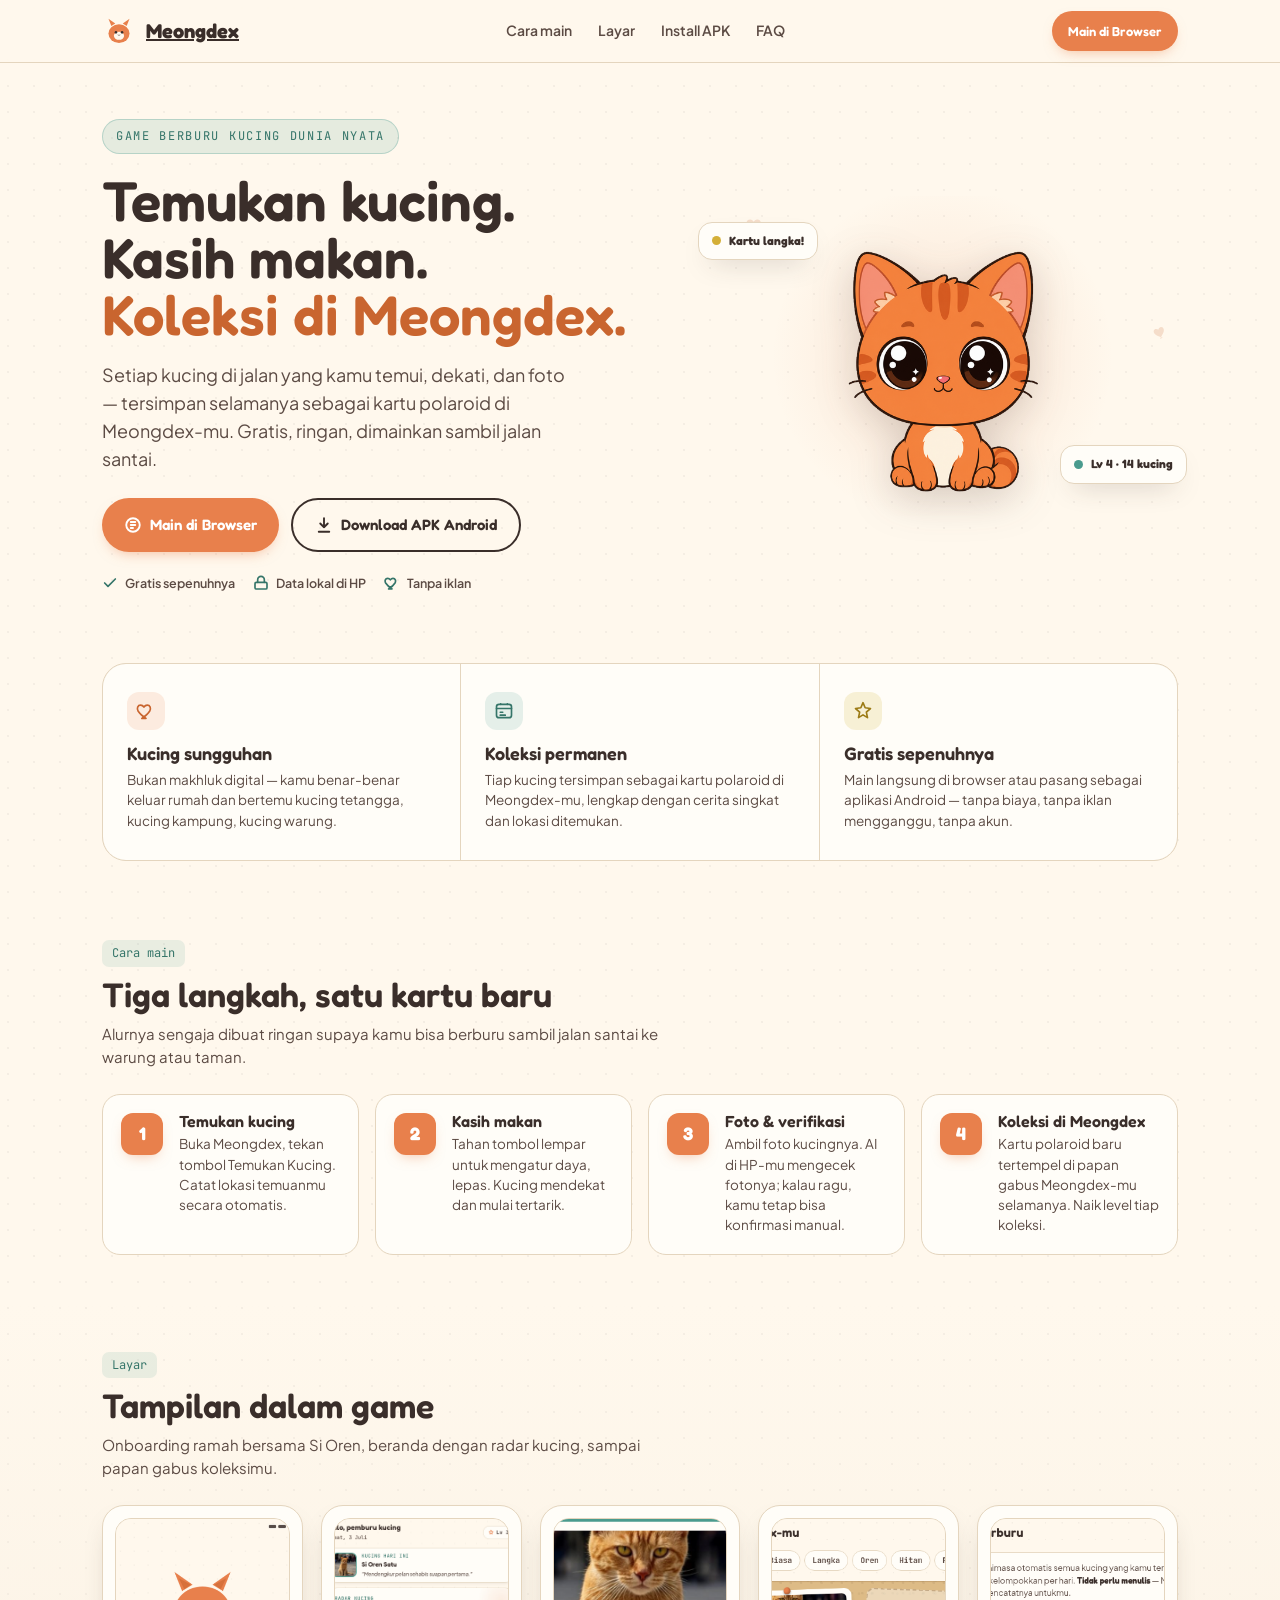
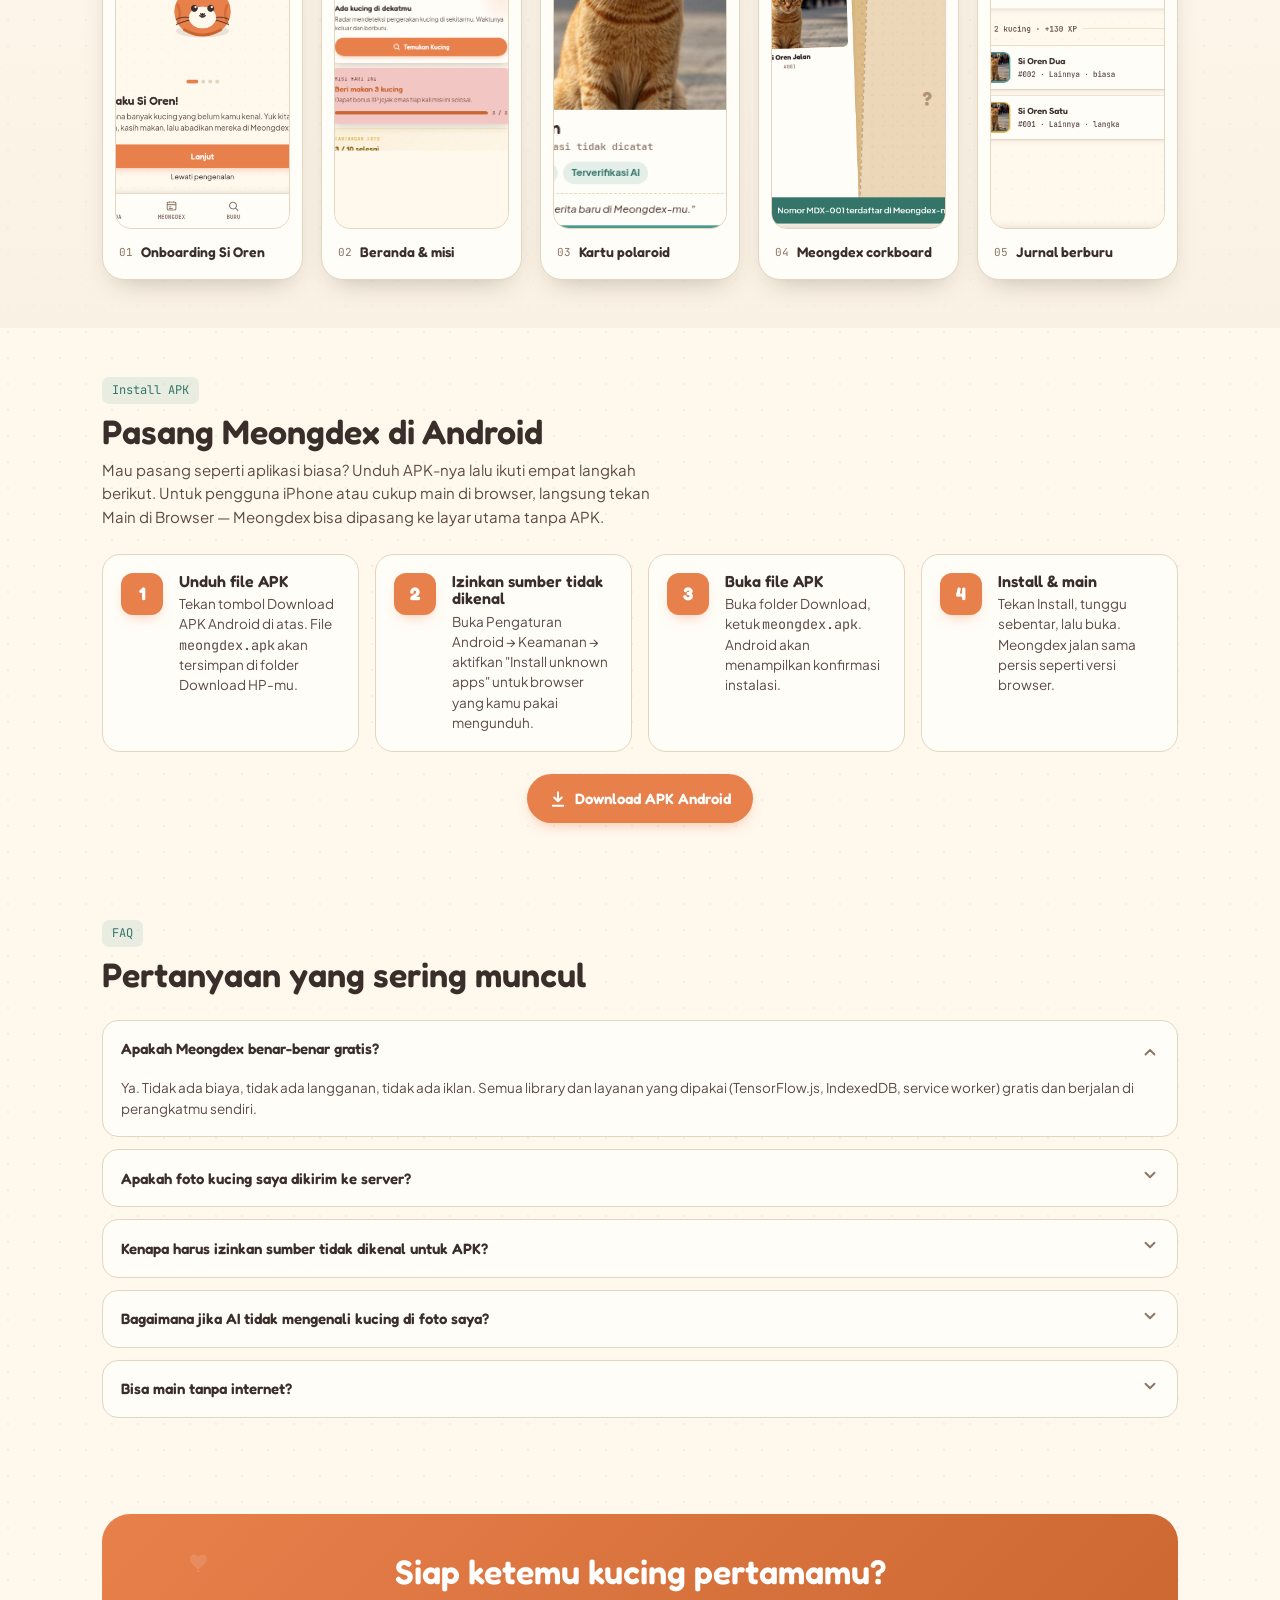
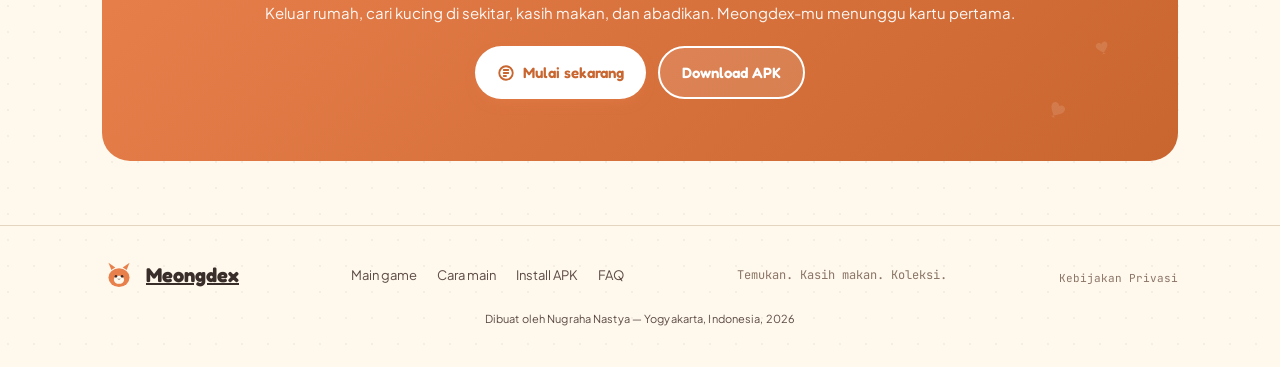
<file: index.html>
<!DOCTYPE html>
<html lang="id">
<head>
<meta charset="UTF-8" />
<meta name="viewport" content="width=device-width, initial-scale=1.0, viewport-fit=cover" />
<meta name="theme-color" content="#FFF8ED" />
<meta name="description" content="Meongdex — game berburu kucing sungguhan di dunia nyata. Temukan, kasih makan, foto, dan koleksi sebagai kartu di Meongdex-mu. Gratis, bisa dipasang sebagai aplikasi Android." />
<meta name="author" content="Nugraha Nastya" />
<title>Meongdex — Temukan. Kasih Makan. Koleksi.</title>

<!-- Open Graph / social preview -->
<meta property="og:type" content="website" />
<meta property="og:site_name" content="Meongdex" />
<meta property="og:title" content="Meongdex — Temukan. Kasih Makan. Koleksi." />
<meta property="og:description" content="Game berburu kucing sungguhan di dunia nyata. Temukan, kasih makan, foto, dan koleksi sebagai kartu di Meongdex-mu. Gratis, bisa dipasang sebagai aplikasi Android." />
<meta property="og:url" content="https://meongdex.github.io/" />
<meta property="og:image" content="https://meongdex.github.io/assets/og-image.png" />
<meta property="og:image:alt" content="Kartu preview Meongdex: maskot Si Oren, judul Meongdex, tagline 'Temukan. Kasih Makan. Koleksi.', dan screenshot layar beranda." />
<meta property="og:image:width" content="1200" />
<meta property="og:image:height" content="630" />
<meta property="og:locale" content="id_ID" />

<!-- Twitter Card -->
<meta name="twitter:card" content="summary_large_image" />
<meta name="twitter:title" content="Meongdex — Temukan. Kasih Makan. Koleksi." />
<meta name="twitter:description" content="Game berburu kucing sungguhan di dunia nyata. Gratis, bisa dipasang sebagai aplikasi Android." />
<meta name="twitter:image" content="https://meongdex.github.io/assets/og-image.png" />
<meta name="twitter:image:alt" content="Kartu preview Meongdex: maskot Si Oren, judul Meongdex, tagline 'Temukan. Kasih Makan. Koleksi.', dan screenshot layar beranda." />
<link rel="icon" type="image/png" href="game/icons/favicon-32.png" />
<link rel="apple-touch-icon" href="game/icons/apple-touch-icon.png" />
<meta name="apple-mobile-web-app-capable" content="yes" />
<meta name="apple-mobile-web-app-title" content="Meongdex" />

<link rel="preconnect" href="https://fonts.googleapis.com" />
<link rel="preconnect" href="https://fonts.gstatic.com" crossorigin />
<link href="https://fonts.googleapis.com/css2?family=Fredoka:wght@500;600;700&family=Plus+Jakarta+Sans:ital,wght@0,400;0,500;0,600;0,700;0,800;1,500&family=JetBrains+Mono:wght@500;700&display=swap" rel="stylesheet" />

<style>
  :root{
    --cream:#FFF8ED; --cream-deep:#F5EBDA; --paper:#FFFDF8;
    --terracotta:#E8804C; --terracotta-deep:#C9652F;
    --teal:#4A9B8E; --teal-deep:#357569;
    --charcoal:#3A2E2A; --gold:#D4AF37; --blush:#F2C6C2; --line:#E4D5BE;
    --text-soft:#5C4B44; --text-mute:#8a7566;
    --shadow:0 12px 28px -14px rgba(58,46,42,0.35);
    --shadow-lg:0 22px 48px -18px rgba(58,46,42,0.42);
  }
  *{box-sizing:border-box;margin:0;padding:0;-webkit-tap-highlight-color:transparent;}
  html{font-size:16px;scroll-behavior:smooth;}
  body{
    font-family:'Plus Jakarta Sans',system-ui,sans-serif;
    color:var(--charcoal);line-height:1.55;
    background:
      radial-gradient(circle at 8px 8px, rgba(58,46,42,0.05) 1.5px, transparent 1.5px) 0 0/26px 26px,
      var(--cream);
    -webkit-font-smoothing:antialiased;
  }
  h1,h2,h3,h4,.display{font-family:'Fredoka',sans-serif;font-weight:600;line-height:1.08;}
  .mono{font-family:'JetBrains Mono',monospace;}
  a{color:inherit;}
  img{max-width:100%;display:block;}

  .wrap{max-width:1120px;margin:0 auto;padding:0 22px;}

  /* ---------- nav ---------- */
  header.nav{
    position:sticky;top:0;z-index:50;
    background:rgba(255,248,237,0.86);backdrop-filter:blur(10px);
    border-bottom:1px solid var(--line);
  }
  .nav-row{display:flex;align-items:center;justify-content:space-between;height:62px;}
  .brand{display:flex;align-items:center;gap:10px;font-family:'Fredoka',sans-serif;font-weight:700;font-size:20px;}
  .brand svg{width:34px;height:34px;}
  .nav-links{display:none;gap:26px;align-items:center;}
  .nav-links a{font-size:14px;font-weight:600;color:var(--text-soft);text-decoration:none;}
  .nav-links a:hover{color:var(--terracotta-deep);}
  .nav-cta{display:flex;gap:8px;align-items:center;}

  .btn{
    display:inline-flex;align-items:center;justify-content:center;gap:8px;
    background:var(--terracotta);color:#fff;border:none;border-radius:999px;
    font-family:'Fredoka',sans-serif;font-weight:600;font-size:15px;
    padding:13px 22px;min-height:48px;text-decoration:none;cursor:pointer;
    box-shadow:0 6px 14px -6px rgba(232,128,76,0.55);transition:transform .12s, background .12s;
  }
  .btn:hover{background:var(--terracotta-deep);}
  .btn:active{transform:translateY(1px);}
  .btn.secondary{background:transparent;color:var(--charcoal);border:2px solid var(--charcoal);box-shadow:none;}
  .btn.secondary:hover{background:var(--paper);}
  .btn.teal{background:var(--teal);box-shadow:0 6px 14px -6px rgba(74,155,142,0.55);}
  .btn.teal:hover{background:var(--teal-deep);}
  .btn.sm{padding:9px 16px;font-size:13px;min-height:40px;}
  .btn .ico{width:18px;height:18px;}

  /* ---------- hero ---------- */
  .hero{
    position:relative;overflow:hidden;
    padding:56px 0 40px;
  }
  .hero-grid{display:grid;grid-template-columns:1fr;gap:36px;align-items:center;}
  .eyebrow{
    display:inline-flex;align-items:center;gap:8px;
    font-family:'JetBrains Mono',monospace;font-size:12px;letter-spacing:.14em;
    text-transform:uppercase;color:var(--teal-deep);
    background:rgba(74,155,142,.14);border:1px solid rgba(74,155,142,.3);
    padding:7px 13px;border-radius:999px;margin-bottom:18px;
  }
  .hero h1{font-size:clamp(36px,7vw,56px);line-height:1.02;margin-bottom:18px;}
  .hero h1 .accent{color:var(--terracotta-deep);}
  .hero p.lead{font-size:clamp(15px,2.2vw,18px);color:var(--text-soft);max-width:480px;margin-bottom:26px;}
  .cta-row{display:flex;gap:12px;flex-wrap:wrap;margin-bottom:22px;}
  .hero-trust{display:flex;gap:18px;flex-wrap:wrap;align-items:center;}
  .hero-trust .item{display:flex;align-items:center;gap:7px;font-size:12.5px;color:var(--text-soft);font-weight:600;}
  .hero-trust .item svg{width:16px;height:16px;color:var(--teal-deep);}

  .hero-visual{position:relative;display:flex;align-items:center;justify-content:center;min-height:320px;}
  .hero-visual .paw-ring{
    position:absolute;inset:0;border-radius:999px;
    background:radial-gradient(circle, rgba(232,128,76,.16), transparent 60%);
  }
  .hero-visual .paws{position:absolute;inset:0;overflow:hidden;}
  .hero-visual .paws svg{position:absolute;opacity:.18;color:var(--terracotta-deep);}
  .hero-visual .mascot-big{width:min(300px,70vw);position:relative;z-index:2;animation:floaty 3.4s ease-in-out infinite;user-select:none;-webkit-user-drag:none;filter:drop-shadow(0 10px 20px rgba(58,46,42,0.2));}
  @keyframes floaty{0%,100%{transform:translateY(0);}50%{transform:translateY(-10px);}}
  .hero-visual .badge-float{
    position:absolute;z-index:3;background:var(--paper);border:1px solid var(--line);
    border-radius:14px;padding:9px 13px;box-shadow:var(--shadow);display:flex;align-items:center;gap:8px;
    font-size:12px;font-weight:700;font-family:'Fredoka',sans-serif;
  }
  .hero-visual .badge-float.b1{top:8%;left:-2%;animation:floaty 3s ease-in-out infinite .3s;}
  .hero-visual .badge-float.b2{bottom:10%;right:-2%;animation:floaty 3.4s ease-in-out infinite .8s;}
  .hero-visual .badge-float .dot{width:9px;height:9px;border-radius:999px;}

  /* ---------- feature strip ---------- */
  .features{padding:30px 0;}
  .feature-grid{display:grid;grid-template-columns:1fr;gap:1px;background:var(--line);border:1px solid var(--line);border-radius:24px;overflow:hidden;}
  .feature{background:var(--paper);padding:28px 24px;}
  .feature .fico{width:38px;height:38px;border-radius:12px;display:grid;place-items:center;margin-bottom:14px;}
  .feature .fico.t{background:rgba(232,128,76,.14);color:var(--terracotta-deep);}
  .feature .fico.te{background:rgba(74,155,142,.14);color:var(--teal-deep);}
  .feature .fico.g{background:rgba(212,175,55,.18);color:#9c7b16;}
  .feature .fico svg{width:20px;height:20px;}
  .feature h3{font-size:18px;margin-bottom:6px;}
  .feature p{font-size:13.5px;color:var(--text-soft);line-height:1.55;}

  /* ---------- section title ---------- */
  .section{padding:48px 0;}
  .section-head{margin-bottom:26px;}
  .section-head .tag{font-family:'JetBrains Mono',monospace;font-size:12px;color:var(--teal-deep);background:rgba(74,155,142,.12);padding:4px 10px;border-radius:7px;display:inline-block;margin-bottom:10px;}
  .section-head h2{font-size:clamp(26px,4vw,34px);}
  .section-head p{font-size:15px;color:var(--text-soft);max-width:560px;margin-top:8px;}

  /* ---------- screenshots ---------- */
  .shots{display:grid;grid-template-columns:1fr;gap:18px;}
  .shot{
    background:var(--paper);border:1px solid var(--line);border-radius:22px;padding:12px;
    box-shadow:var(--shadow);position:relative;overflow:hidden;
  }
  .shot .frame{
    border-radius:16px;overflow:hidden;background:var(--cream-deep);aspect-ratio:9/16;
    border:1px solid var(--line);
  }
  .shot .frame img{width:100%;height:100%;object-fit:cover;object-position:top;cursor:pointer;transition:transform .2s ease;}
  .shot .frame img:active{transform:scale(.97);}
  /* K2 addendum: lightbox sederhana untuk screenshot */
  .lightbox{
    position:fixed;inset:0;z-index:400;display:none;
    align-items:center;justify-content:center;
    background:rgba(58,46,42,.92);backdrop-filter:blur(6px);
    padding:20px;cursor:pointer;
  }
  .lightbox.active{display:flex;animation:fadeIn .25s ease;}
  .lightbox img{max-width:90vw;max-height:85vh;border-radius:14px;box-shadow:0 20px 50px -10px rgba(0,0,0,.6);}
  .lightbox-close{
    position:absolute;top:20px;right:20px;width:44px;height:44px;
    background:rgba(255,255,255,.15);border:none;border-radius:999px;
    color:#fff;cursor:pointer;display:grid;place-items:center;
  }
  .lightbox-close svg{width:22px;height:22px;}
  .shot .cap{display:flex;align-items:center;gap:8px;padding:12px 4px 4px;}
  .shot .cap .n{font-family:'JetBrains Mono',monospace;font-size:11px;color:var(--text-mute);}
  .shot .cap .t{font-family:'Fredoka',sans-serif;font-weight:600;font-size:14px;}

  /* ---------- steps ---------- */
  .steps{display:grid;grid-template-columns:1fr;gap:16px;}
  .step{
    display:flex;gap:16px;background:var(--paper);border:1px solid var(--line);border-radius:18px;padding:18px;
  }
  .step .num{
    flex-shrink:0;width:42px;height:42px;border-radius:12px;background:var(--terracotta);color:#fff;
    display:grid;place-items:center;font-family:'Fredoka',sans-serif;font-weight:700;font-size:18px;box-shadow:0 6px 14px -6px rgba(232,128,76,.5);
  }
  .step h4{font-size:16px;margin-bottom:4px;}
  .step p{font-size:13.5px;color:var(--text-soft);line-height:1.5;}

  /* ---------- FAQ ---------- */
  .faq{display:flex;flex-direction:column;gap:12px;}
  .faq-item{background:var(--paper);border:1px solid var(--line);border-radius:16px;overflow:hidden;}
  .faq-item summary{
    list-style:none;cursor:pointer;padding:16px 18px;display:flex;align-items:center;justify-content:space-between;gap:12px;
    font-family:'Fredoka',sans-serif;font-weight:600;font-size:15px;
  }
  .faq-item summary::-webkit-details-marker{display:none;}
  .faq-item summary .chev{transition:transform .2s ease;color:var(--text-mute);flex-shrink:0;}
  .faq-item[open] summary .chev{transform:rotate(180deg);}
  .faq-item .ans{padding:0 18px 16px;font-size:13.5px;color:var(--text-soft);line-height:1.6;}

  /* ---------- final cta ---------- */
  .final{padding:48px 0 64px;}
  .final-card{
    background:linear-gradient(135deg,var(--terracotta) 0%,var(--terracotta-deep) 100%);
    border-radius:28px;padding:40px 28px;text-align:center;color:#fff;position:relative;overflow:hidden;
  }
  .final-card .paws{position:absolute;inset:0;opacity:.12;}
  .final-card .paws svg{position:absolute;color:#fff;}
  .final-card h2{font-size:clamp(26px,4vw,34px);margin-bottom:10px;position:relative;}
  .final-card p{font-size:15px;opacity:.95;margin-bottom:22px;position:relative;}
  .final-card .cta-row{justify-content:center;position:relative;}
  .final-card .btn.secondary{color:#fff;border-color:#fff;background:rgba(255,255,255,.12);}
  .final-card .btn.secondary:hover{background:rgba(255,255,255,.22);}

  footer{border-top:1px solid var(--line);padding:32px 0 40px;}
  .foot-row{display:flex;flex-direction:column;gap:18px;align-items:center;text-align:center;}
  .foot-row .brand{justify-content:center;}
  .foot-row .links{display:flex;gap:20px;flex-wrap:wrap;justify-content:center;}
  .foot-row .links a{font-size:13px;color:var(--text-soft);text-decoration:none;}
  .foot-row .links a:hover{color:var(--terracotta-deep);}
  .foot-row .copy{font-size:12px;color:var(--text-mute);font-family:'JetBrains Mono',monospace;}
  .footer-links{display:flex;gap:14px;flex-wrap:wrap;justify-content:center;margin-top:6px;}
  .footer-links a{font-size:11px;color:var(--text-mute);text-decoration:none;font-family:'JetBrains Mono',monospace;}
  .footer-links a:hover{color:var(--terracotta-deep);text-decoration:underline;}
  .dev-credit{font-family:'Plus Jakarta Sans',system-ui,sans-serif;font-size:11px;color:var(--text-soft);text-align:center;margin-top:18px;letter-spacing:.01em;}

  /* ---------- responsive ---------- */
  @media (min-width:680px){
    .hero-grid{grid-template-columns:1.1fr 0.9fr;gap:30px;}
    .feature-grid{grid-template-columns:repeat(3,1fr);}
    .shots{grid-template-columns:repeat(2,1fr);}
    .steps{grid-template-columns:repeat(2,1fr);}
    .nav-links{display:flex;}
  }
  @media (min-width:920px){
    .shots{grid-template-columns:repeat(5,1fr);}
    .steps{grid-template-columns:repeat(4,1fr);}
    .foot-row{flex-direction:row;justify-content:space-between;text-align:left;}
    .foot-row .brand{justify-content:flex-start;}
    .foot-row .links{justify-content:flex-end;}
  }
  @media (prefers-reduced-motion:reduce){*{animation:none !important;}}
</style>
</head>
<body>

<!-- ===== NAV ===== -->
<header class="nav">
  <div class="wrap nav-row">
    <a class="brand" href="#top" aria-label="Meongdex beranda">
      <svg viewBox="0 0 200 200" xmlns="http://www.w3.org/2000/svg" aria-hidden="true">
        <path d="M55 70 L38 28 L78 56 Z" fill="#E8804C"/>
        <path d="M145 70 L162 28 L122 56 Z" fill="#E8804C"/>
        <ellipse cx="100" cy="115" rx="62" ry="55" fill="#E8804C"/>
        <ellipse cx="100" cy="128" rx="30" ry="24" fill="#FFF8ED"/>
        <circle cx="82" cy="108" r="7.5" fill="#3A2E2A"/>
        <circle cx="118" cy="108" r="7.5" fill="#3A2E2A"/>
        <path d="M94 124 q6 6 12 0" stroke="#3A2E2A" stroke-width="3" fill="none" stroke-linecap="round"/>
      </svg>
      Meongdex
    </a>
    <nav class="nav-links">
      <a href="#cara">Cara main</a>
      <a href="#layar">Layar</a>
      <a href="#install">Install APK</a>
      <a href="#faq">FAQ</a>
    </nav>
    <div class="nav-cta">
      <a class="btn sm" href="game/index.html">Main di Browser</a>
    </div>
  </div>
</header>

<!-- ===== HERO ===== -->
<section class="hero" id="top">
  <div class="wrap hero-grid">
    <div>
      <span class="eyebrow">Game berburu kucing dunia nyata</span>
      <h1>Temukan kucing.<br>Kasih makan.<br><span class="accent">Koleksi di Meongdex.</span></h1>
      <p class="lead">Setiap kucing di jalan yang kamu temui, dekati, dan foto — tersimpan selamanya sebagai kartu polaroid di Meongdex-mu. Gratis, ringan, dimainkan sambil jalan santai.</p>
      <div class="cta-row">
        <a class="btn" href="game/index.html">
          <svg class="ico" viewBox="0 0 24 24" fill="none" stroke="#fff" stroke-width="2.5" stroke-linecap="round" stroke-linejoin="round"><circle cx="12" cy="12" r="9"/><path d="M9 8h6M9 12h6M9 16h3"/></svg>
          Main di Browser
        </a>
        <a class="btn secondary" href="downloads/install-apk.html">
          <svg class="ico" viewBox="0 0 24 24" fill="none" stroke="#3A2E2A" stroke-width="2.5" stroke-linecap="round" stroke-linejoin="round"><path d="M12 3v12M7 10l5 5 5-5M5 21h14"/></svg>
          Download APK Android
        </a>
      </div>
      <div class="hero-trust">
        <span class="item"><svg viewBox="0 0 24 24" fill="none" stroke="currentColor" stroke-width="2.5" stroke-linecap="round" stroke-linejoin="round"><path d="M20 6L9 17l-5-5"/></svg> Gratis sepenuhnya</span>
        <span class="item"><svg viewBox="0 0 24 24" fill="none" stroke="currentColor" stroke-width="2.5" stroke-linecap="round" stroke-linejoin="round"><rect x="3" y="11" width="18" height="10" rx="2"/><path d="M7 11V7a5 5 0 0 1 10 0v4"/></svg> Data lokal di HP</span>
        <span class="item"><svg viewBox="0 0 24 24" fill="none" stroke="currentColor" stroke-width="2.5" stroke-linecap="round" stroke-linejoin="round"><path d="M12 21s-7-4.9-9.5-9C.7 8.8 2 5 5.5 5c2 0 3.3 1.3 4 2.3.7-1 2-2.3 4-2.3 3.5 0 4.8 3.8 3 7-2.5 4.1-9.5 9-9.5 9z"/></svg> Tanpa iklan</span>
      </div>
    </div>
    <div class="hero-visual">
      <div class="paw-ring" data-parallax="0.15"></div>
      <div class="paws" aria-hidden="true">
        <svg style="top:6%;left:8%;width:22px;" viewBox="0 0 24 24" fill="currentColor"><path d="M12 21s-7-4.9-9.5-9C.7 8.8 2 5 5.5 5c2 0 3.3 1.3 4 2.3.7-1 2-2.3 4-2.3 3.5 0 4.8 3.8 3 7-2.5 4.1-9.5 9-9.5 9z"/></svg>
        <svg style="bottom:12%;right:10%;width:18px;transform:rotate(40deg);" viewBox="0 0 24 24" fill="currentColor"><path d="M12 21s-7-4.9-9.5-9C.7 8.8 2 5 5.5 5c2 0 3.3 1.3 4 2.3.7-1 2-2.3 4-2.3 3.5 0 4.8 3.8 3 7-2.5 4.1-9.5 9-9.5 9z"/></svg>
        <svg style="top:40%;right:2%;width:16px;transform:rotate(-20deg);" viewBox="0 0 24 24" fill="currentColor"><path d="M12 21s-7-4.9-9.5-9C.7 8.8 2 5 5.5 5c2 0 3.3 1.3 4 2.3.7-1 2-2.3 4-2.3 3.5 0 4.8 3.8 3 7-2.5 4.1-9.5 9-9.5 9z"/></svg>
      </div>
      <div class="badge-float b1" data-parallax="0.4"><span class="dot" style="background:var(--gold);"></span> Kartu langka!</div>
      <div class="badge-float b2" data-parallax="0.5"><span class="dot" style="background:var(--teal);"></span> Lv 4 · 14 kucing</div>
      <img class="mascot-big" data-parallax="0.25" id="landing-mascot" src="game/assets/mascot/frames/si-oren-idle.png" alt="Maskot Si Oren" />
    </div>
  </div>
</section>

<!-- ===== FEATURES ===== -->
<section class="features">
  <div class="wrap">
    <div class="feature-grid">
      <div class="feature">
        <div class="fico t"><svg viewBox="0 0 24 24" fill="none" stroke="currentColor" stroke-width="2" stroke-linecap="round" stroke-linejoin="round"><path d="M12 21s-7-4.9-9.5-9C.7 8.8 2 5 5.5 5c2 0 3.3 1.3 4 2.3.7-1 2-2.3 4-2.3 3.5 0 4.8 3.8 3 7-2.5 4.1-9.5 9-9.5 9z"/></svg></div>
        <h3>Kucing sungguhan</h3>
        <p>Bukan makhluk digital — kamu benar-benar keluar rumah dan bertemu kucing tetangga, kucing kampung, kucing warung.</p>
      </div>
      <div class="feature">
        <div class="fico te"><svg viewBox="0 0 24 24" fill="none" stroke="currentColor" stroke-width="2" stroke-linecap="round" stroke-linejoin="round"><rect x="3" y="4" width="18" height="16" rx="3"/><path d="M3 9h18M8 4v-.5M16 4v-.5"/><path d="M7.5 13.5h3M7.5 17h6"/></svg></div>
        <h3>Koleksi permanen</h3>
        <p>Tiap kucing tersimpan sebagai kartu polaroid di Meongdex-mu, lengkap dengan cerita singkat dan lokasi ditemukan.</p>
      </div>
      <div class="feature">
        <div class="fico g"><svg viewBox="0 0 24 24" fill="none" stroke="currentColor" stroke-width="2" stroke-linecap="round" stroke-linejoin="round"><path d="M12 2l2.6 6.1L21 9l-5 4.4L17.4 20 12 16.6 6.6 20 8 13.4 3 9l6.4-.9L12 2z"/></svg></div>
        <h3>Gratis sepenuhnya</h3>
        <p>Main langsung di browser atau pasang sebagai aplikasi Android — tanpa biaya, tanpa iklan mengganggu, tanpa akun.</p>
      </div>
    </div>
  </div>
</section>

<!-- ===== CARA MAIN ===== -->
<section class="section" id="cara">
  <div class="wrap">
    <div class="section-head">
      <span class="tag">Cara main</span>
      <h2>Tiga langkah, satu kartu baru</h2>
      <p>Alurnya sengaja dibuat ringan supaya kamu bisa berburu sambil jalan santai ke warung atau taman.</p>
    </div>
    <div class="steps">
      <div class="step">
        <div class="num">1</div>
        <div><h4>Temukan kucing</h4><p>Buka Meongdex, tekan tombol Temukan Kucing. Catat lokasi temuanmu secara otomatis.</p></div>
      </div>
      <div class="step">
        <div class="num">2</div>
        <div><h4>Kasih makan</h4><p>Tahan tombol lempar untuk mengatur daya, lepas. Kucing mendekat dan mulai tertarik.</p></div>
      </div>
      <div class="step">
        <div class="num">3</div>
        <div><h4>Foto &amp; verifikasi</h4><p>Ambil foto kucingnya. AI di HP-mu mengecek fotonya; kalau ragu, kamu tetap bisa konfirmasi manual.</p></div>
      </div>
      <div class="step">
        <div class="num">4</div>
        <div><h4>Koleksi di Meongdex</h4><p>Kartu polaroid baru tertempel di papan gabus Meongdex-mu selamanya. Naik level tiap koleksi.</p></div>
      </div>
    </div>
  </div>
</section>

<!-- ===== LAYAR / SCREENSHOTS ===== -->
<section class="section" id="layar" style="background:linear-gradient(180deg,transparent,rgba(245,235,218,0.5));">
  <div class="wrap">
    <div class="section-head">
      <span class="tag">Layar</span>
      <h2>Tampilan dalam game</h2>
      <p>Onboarding ramah bersama Si Oren, beranda dengan radar kucing, sampai papan gabus koleksimu.</p>
    </div>
    <div class="shots">
      <div class="shot">
        <div class="frame"><img src="assets/screenshots/game-onboard.png" alt="Layar onboarding Meongdex bersama maskot Si Oren" loading="lazy" /></div>
        <div class="cap"><span class="n">01</span><span class="t">Onboarding Si Oren</span></div>
      </div>
      <div class="shot">
        <div class="frame"><img src="assets/screenshots/game-home.png" alt="Layar beranda Meongdex dengan radar kucing dan misi harian" loading="lazy" /></div>
        <div class="cap"><span class="n">02</span><span class="t">Beranda &amp; misi</span></div>
      </div>
      <div class="shot">
        <div class="frame"><img src="assets/screenshots/game-card.png" alt="Kartu kucing polaroid di Meongdex dengan border kelangkaan" loading="lazy" /></div>
        <div class="cap"><span class="n">03</span><span class="t">Kartu polaroid</span></div>
      </div>
      <div class="shot">
        <div class="frame"><img src="assets/screenshots/game-dex.png" alt="Papan gabus koleksi Meongdex dengan kartu kucing tertempel" loading="lazy" /></div>
        <div class="cap"><span class="n">04</span><span class="t">Meongdex corkboard</span></div>
      </div>
      <div class="shot">
        <div class="frame"><img src="assets/screenshots/game-journal.png" alt="Jurnal Berburu Meongdex dengan linimasa harian temuan kucing" loading="lazy" /></div>
        <div class="cap"><span class="n">05</span><span class="t">Jurnal berburu</span></div>
      </div>
    </div>
  </div>
</section>

<!-- ===== INSTALL APK ===== -->
<section class="section" id="install">
  <div class="wrap">
    <div class="section-head">
      <span class="tag">Install APK</span>
      <h2>Pasang Meongdex di Android</h2>
      <p>Mau pasang seperti aplikasi biasa? Unduh APK-nya lalu ikuti empat langkah berikut. Untuk pengguna iPhone atau cukup main di browser, langsung tekan Main di Browser — Meongdex bisa dipasang ke layar utama tanpa APK.</p>
    </div>
    <div class="steps">
      <div class="step">
        <div class="num">1</div>
        <div><h4>Unduh file APK</h4><p>Tekan tombol Download APK Android di atas. File <span class="mono">meongdex.apk</span> akan tersimpan di folder Download HP-mu.</p></div>
      </div>
      <div class="step">
        <div class="num">2</div>
        <div><h4>Izinkan sumber tidak dikenal</h4><p>Buka Pengaturan Android &rarr; Keamanan &rarr; aktifkan "Install unknown apps" untuk browser yang kamu pakai mengunduh.</p></div>
      </div>
      <div class="step">
        <div class="num">3</div>
        <div><h4>Buka file APK</h4><p>Buka folder Download, ketuk <span class="mono">meongdex.apk</span>. Android akan menampilkan konfirmasi instalasi.</p></div>
      </div>
      <div class="step">
        <div class="num">4</div>
        <div><h4>Install &amp; main</h4><p>Tekan Install, tunggu sebentar, lalu buka. Meongdex jalan sama persis seperti versi browser.</p></div>
      </div>
    </div>
    <div style="margin-top:22px;text-align:center;">
      <a class="btn" href="downloads/install-apk.html">
        <svg class="ico" viewBox="0 0 24 24" fill="none" stroke="#fff" stroke-width="2.5" stroke-linecap="round" stroke-linejoin="round"><path d="M12 3v12M7 10l5 5 5-5M5 21h14"/></svg>
        Download APK Android
      </a>
    </div>
  </div>
</section>

<!-- ===== FAQ ===== -->
<section class="section" id="faq">
  <div class="wrap">
    <div class="section-head">
      <span class="tag">FAQ</span>
      <h2>Pertanyaan yang sering muncul</h2>
    </div>
    <div class="faq">
      <details class="faq-item" open>
        <summary>Apakah Meongdex benar-benar gratis?<span class="chev"><svg width="18" height="18" viewBox="0 0 24 24" fill="none" stroke="currentColor" stroke-width="2.5" stroke-linecap="round" stroke-linejoin="round"><path d="M6 9l6 6 6-6"/></svg></span></summary>
        <div class="ans">Ya. Tidak ada biaya, tidak ada langganan, tidak ada iklan. Semua library dan layanan yang dipakai (TensorFlow.js, IndexedDB, service worker) gratis dan berjalan di perangkatmu sendiri.</div>
      </details>
      <details class="faq-item">
        <summary>Apakah foto kucing saya dikirim ke server?<span class="chev"><svg width="18" height="18" viewBox="0 0 24 24" fill="none" stroke="currentColor" stroke-width="2.5" stroke-linecap="round" stroke-linejoin="round"><path d="M6 9l6 6 6-6"/></svg></span></summary>
        <div class="ans">Tidak. Foto dan lokasi hanya disimpan lokal di perangkatmu (IndexedDB). Verifikasi AI juga dijalankan di browsermu, bukan di cloud. Tidak ada data yang diunggah ke mana pun.</div>
      </details>
      <details class="faq-item">
        <summary>Kenapa harus izinkan sumber tidak dikenal untuk APK?<span class="chev"><svg width="18" height="18" viewBox="0 0 24 24" fill="none" stroke="currentColor" stroke-width="2.5" stroke-linecap="round" stroke-linejoin="round"><path d="M6 9l6 6 6-6"/></svg></span></summary>
        <div class="ans">Karena APK Meongdex tidak didistribusikan lewat Play Store. Android meminta izin ini sebagai pengaman agar kamu sadar sedang memasang aplikasi dari luar Play Store. Setelah terpasang, kamu bisa mematikan kembali izin tersebut.</div>
      </details>
      <details class="faq-item">
        <summary>Bagaimana jika AI tidak mengenali kucing di foto saya?<span class="chev"><svg width="18" height="18" viewBox="0 0 24 24" fill="none" stroke="currentColor" stroke-width="2.5" stroke-linecap="round" stroke-linejoin="round"><path d="M6 9l6 6 6-6"/></svg></span></summary>
        <div class="ans">Tidak masalah. Meongdex tidak memblokir kamu. Kalau AI belum yakin, muncul tombol "Ya, ini kucing" untuk konfirmasi manual. Kamu tetap bisa menyimpan kartunya.</div>
      </details>
      <details class="faq-item">
        <summary>Bisa main tanpa internet?<span class="chev"><svg width="18" height="18" viewBox="0 0 24 24" fill="none" stroke="currentColor" stroke-width="2.5" stroke-linecap="round" stroke-linejoin="round"><path d="M6 9l6 6 6-6"/></svg></span></summary>
        <div class="ans">Setelah kunjungan pertama, shell aplikasi dan Meongdex-mu tetap bisa dibuka tanpa internet berkat service worker. Deteksi AI butuh internet sekali di awal untuk mengunduh model, lalu tersimpan untuk pemakaian berikutnya.</div>
      </details>
    </div>
  </div>
</section>

<!-- ===== FINAL CTA ===== -->
<section class="final">
  <div class="wrap">
    <div class="final-card">
      <div class="paws" aria-hidden="true">
        <svg style="top:14%;left:8%;width:26px;" viewBox="0 0 24 24" fill="currentColor"><path d="M12 21s-7-4.9-9.5-9C.7 8.8 2 5 5.5 5c2 0 3.3 1.3 4 2.3.7-1 2-2.3 4-2.3 3.5 0 4.8 3.8 3 7-2.5 4.1-9.5 9-9.5 9z"/></svg>
        <svg style="bottom:16%;right:10%;width:22px;transform:rotate(30deg);" viewBox="0 0 24 24" fill="currentColor"><path d="M12 21s-7-4.9-9.5-9C.7 8.8 2 5 5.5 5c2 0 3.3 1.3 4 2.3.7-1 2-2.3 4-2.3 3.5 0 4.8 3.8 3 7-2.5 4.1-9.5 9-9.5 9z"/></svg>
        <svg style="top:50%;right:6%;width:18px;transform:rotate(-15deg);" viewBox="0 0 24 24" fill="currentColor"><path d="M12 21s-7-4.9-9.5-9C.7 8.8 2 5 5.5 5c2 0 3.3 1.3 4 2.3.7-1 2-2.3 4-2.3 3.5 0 4.8 3.8 3 7-2.5 4.1-9.5 9-9.5 9z"/></svg>
      </div>
      <h2>Siap ketemu kucing pertamamu?</h2>
      <p>Keluar rumah, cari kucing di sekitar, kasih makan, dan abadikan. Meongdex-mu menunggu kartu pertama.</p>
      <div class="cta-row">
        <a class="btn" href="game/index.html" style="background:#fff;color:var(--terracotta-deep);">
          <svg class="ico" viewBox="0 0 24 24" fill="none" stroke="currentColor" stroke-width="2.5" stroke-linecap="round" stroke-linejoin="round"><circle cx="12" cy="12" r="9"/><path d="M9 8h6M9 12h6M9 16h3"/></svg>
          Mulai sekarang
        </a>
        <a class="btn secondary" href="downloads/install-apk.html">Download APK</a>
      </div>
    </div>
  </div>
</section>

<!-- ===== FOOTER ===== -->
<footer>
  <div class="wrap foot-row">
    <a class="brand" href="#top">
      <svg viewBox="0 0 200 200" xmlns="http://www.w3.org/2000/svg" aria-hidden="true">
        <path d="M55 70 L38 28 L78 56 Z" fill="#E8804C"/>
        <path d="M145 70 L162 28 L122 56 Z" fill="#E8804C"/>
        <ellipse cx="100" cy="115" rx="62" ry="55" fill="#E8804C"/>
        <ellipse cx="100" cy="128" rx="30" ry="24" fill="#FFF8ED"/>
        <circle cx="82" cy="108" r="7.5" fill="#3A2E2A"/>
        <circle cx="118" cy="108" r="7.5" fill="#3A2E2A"/>
        <path d="M94 124 q6 6 12 0" stroke="#3A2E2A" stroke-width="3" fill="none" stroke-linecap="round"/>
      </svg>
      Meongdex
    </a>
    <div class="links">
      <a href="game/index.html">Main game</a>
      <a href="#cara">Cara main</a>
      <a href="#install">Install APK</a>
      <a href="#faq">FAQ</a>
    </div>
    <div class="copy">Temukan. Kasih makan. Koleksi.</div>
    <div class="footer-links">
      <a href="privacy.html">Kebijakan Privasi</a>
    </div>
  </div>
  <div class="dev-credit">Dibuat oleh Nugraha Nastya &mdash; Yogyakarta, Indonesia, 2026</div>
</footer>

<!-- K2 addendum: lightbox container untuk screenshot -->
<div class="lightbox" id="lightbox" aria-hidden="true">
  <button class="lightbox-close" aria-label="Tutup">
    <svg viewBox="0 0 24 24" fill="none" stroke="currentColor" stroke-width="2.5" stroke-linecap="round" stroke-linejoin="round"><path d="M18 6L6 18M6 6l12 12"/></svg>
  </button>
  <img id="lightbox-img" alt="" />
</div>

<script>
  // K1 addendum: Parallax ringan di hero landing page. Setiap elemen dengan
  // data-parallax="0.X" bergerak translateY proporsional ke scroll * koefisien.
  // paw-ring paling lambat (0.15), mascot medium (0.25), badge paling cepat
  // (0.4-0.5) — supaya hero terasa berlapis/"3D" di titik pertama calon pemain
  // menyentuh brand. Hormati prefers-reduced-motion (matikan parallax).
  (function(){
    var prefersReduced = window.matchMedia && window.matchMedia('(prefers-reduced-motion: reduce)').matches;
    if(prefersReduced) return;
    var els = document.querySelectorAll('[data-parallax]');
    if(els.length === 0) return;
    var ticking = false;
    function update(){
      var y = window.scrollY;
      els.forEach(function(el){
        var coef = parseFloat(el.getAttribute('data-parallax')) || 0;
        el.style.transform = 'translateY(' + (y * coef * -1) + 'px)';
      });
      ticking = false;
    }
    window.addEventListener('scroll', function(){
      if(!ticking){
        window.requestAnimationFrame(update);
        ticking = true;
      }
    }, { passive: true });
    update();
  })();

  // K2 addendum: lightbox untuk screenshot strip. Click gambar = buka
  // overlay full-screen dengan gambar besar + tombol close. Tap di mana
  // saja di luar gambar = tutup.
  (function(){
    var lb = document.getElementById('lightbox');
    var lbImg = document.getElementById('lightbox-img');
    if(!lb || !lbImg) return;
    document.querySelectorAll('.shot .frame img').forEach(function(img){
      img.addEventListener('click', function(){
        lbImg.src = img.src;
        lbImg.alt = img.alt;
        lb.classList.add('active');
        lb.setAttribute('aria-hidden','false');
      });
    });
    function close(){
      lb.classList.remove('active');
      lb.setAttribute('aria-hidden','true');
    }
    lb.addEventListener('click', close);
    document.addEventListener('keydown', function(e){
      if(e.key === 'Escape' && lb.classList.contains('active')) close();
    });
  })();

  // Landing mascot idle animator -- frame swap sederhana (idle/blink/curious/tailwag)
  (function(){
    var mascot = document.getElementById('landing-mascot');
    if(!mascot) return;
    var prefersReduced = window.matchMedia && window.matchMedia('(prefers-reduced-motion: reduce)').matches;
    if(prefersReduced) return;
    var frames = [
      { src: 'game/assets/mascot/frames/si-oren-idle.png', dur: 2500 },
      { src: 'game/assets/mascot/frames/si-oren-blink.png', dur: 180 },
      { src: 'game/assets/mascot/frames/si-oren-idle.png', dur: 1800 },
      { src: 'game/assets/mascot/frames/si-oren-curious.png', dur: 900 },
      { src: 'game/assets/mascot/frames/si-oren-idle.png', dur: 1500 },
      { src: 'game/assets/mascot/frames/si-oren-tailwag.png', dur: 700 },
      { src: 'game/assets/mascot/frames/si-oren-idle.png', dur: 2000 }
    ];
    var idx = 0;
    function nextFrame(){
      idx = (idx + 1) % frames.length;
      mascot.src = frames[idx].src;
      setTimeout(nextFrame, frames[idx].dur);
    }
    setTimeout(nextFrame, frames[0].dur);
  })();
</script>
</body>
</html>
</file>
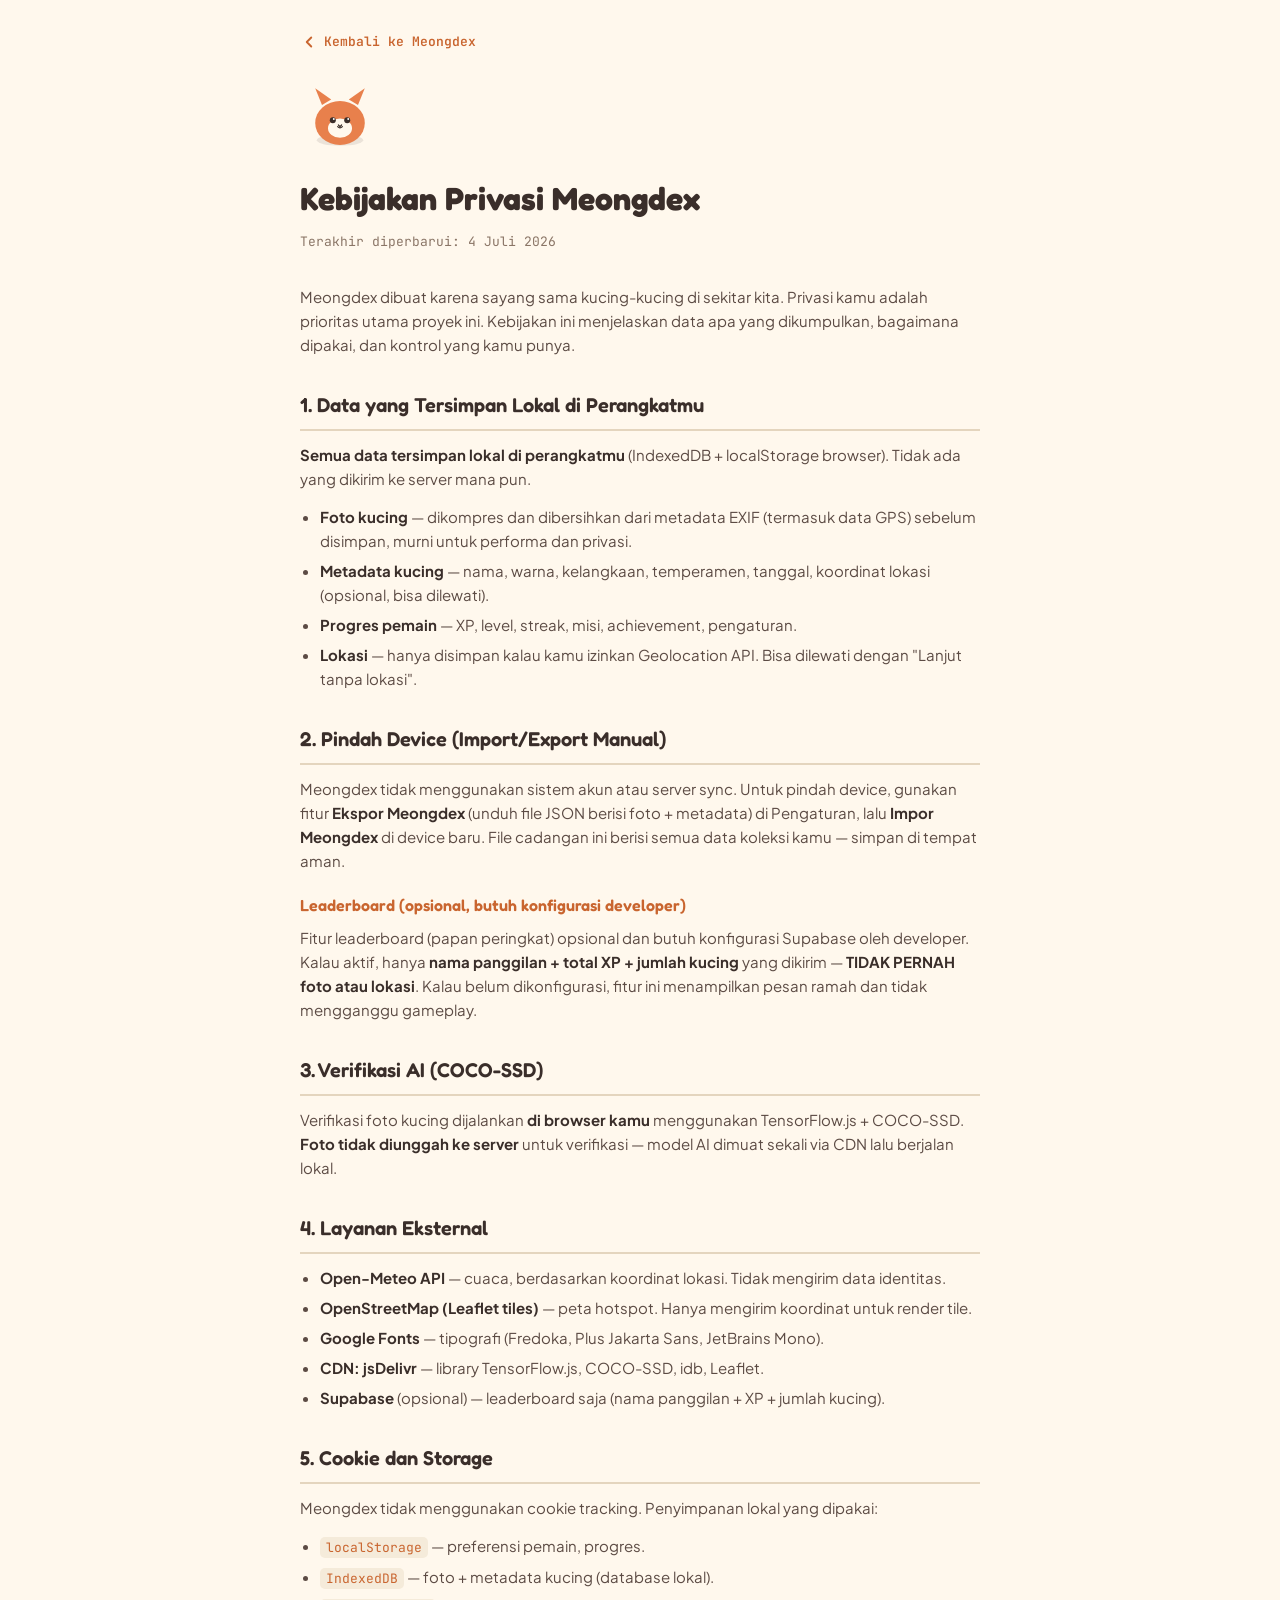
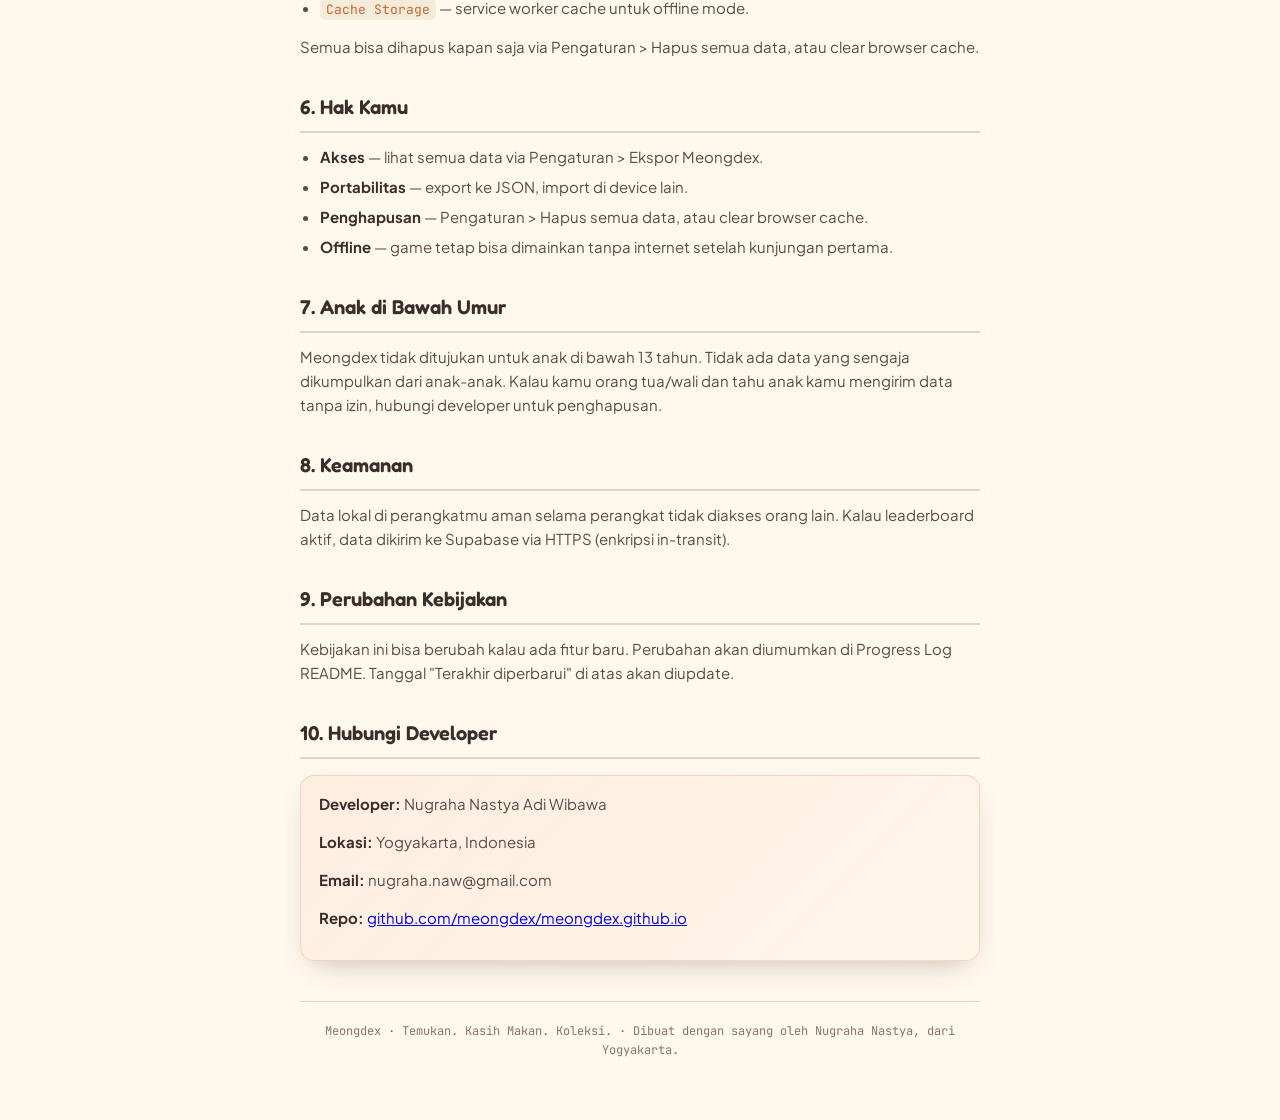
<file: privacy.html>
<!DOCTYPE html>
<html lang="id">
<head>
<meta charset="UTF-8" />
<meta name="viewport" content="width=device-width, initial-scale=1.0, viewport-fit=cover" />
<meta name="theme-color" content="#FFF8ED" />
<meta name="description" content="Kebijakan privasi Meongdex — game berburu kucing sungguhan di dunia nyata." />
<meta name="author" content="Nugraha Nastya" />
<title>Kebijakan Privasi — Meongdex</title>

<link rel="icon" type="image/png" href="game/icons/favicon-32.png" />
<link rel="preconnect" href="https://fonts.googleapis.com" />
<link rel="preconnect" href="https://fonts.gstatic.com" crossorigin />
<link href="https://fonts.googleapis.com/css2?family=Fredoka:wght@500;600;700&family=Plus+Jakarta+Sans:ital,wght@0,400;0,500;0,600;0,700;0,800;1,500&family=JetBrains+Mono:wght@500;700&display=swap" rel="stylesheet" />

<style>
  :root{
    --cream:#FFF8ED; --cream-deep:#F5EBDA; --paper:#FFFDF8;
    --terracotta:#E8804C; --terracotta-deep:#C9652F;
    --teal:#4A9B8E; --teal-deep:#357569;
    --charcoal:#3A2E2A; --gold:#D4AF37; --blush:#F2C6C2; --line:#E4D5BE;
    --text-soft:#5C4B44; --text-mute:#8a7566;
    --shadow:0 12px 28px -14px rgba(58,46,42,0.35);
    --radius-lg:22px; --radius:14px; --radius-sm:10px;
  }
  *{box-sizing:border-box;margin:0;padding:0;-webkit-tap-highlight-color:transparent;}
  body{
    background:var(--cream);color:var(--charcoal);
    font-family:'Plus Jakarta Sans',system-ui,sans-serif;
    font-size:15px;line-height:1.6;min-height:100vh;
  }
  .wrap{max-width:720px;margin:0 auto;padding:32px 20px 60px;}
  .back-link{
    display:inline-flex;align-items:center;gap:6px;
    color:var(--terracotta-deep);text-decoration:none;font-size:13px;
    font-family:'JetBrains Mono',monospace;font-weight:600;
    margin-bottom:24px;
  }
  .back-link:hover{text-decoration:underline;}
  .back-link svg{width:18px;height:18px;}
  h1{
    font-family:'Fredoka',sans-serif;font-size:32px;font-weight:700;
    color:var(--charcoal);margin-bottom:8px;
  }
  .subtitle{font-size:13px;color:var(--text-mute);font-family:'JetBrains Mono',monospace;margin-bottom:32px;}
  h2{
    font-family:'Fredoka',sans-serif;font-size:20px;font-weight:600;
    color:var(--charcoal);margin-top:32px;margin-bottom:12px;
    padding-bottom:8px;border-bottom:2px solid var(--line);
  }
  h3{
    font-family:'Fredoka',sans-serif;font-size:16px;font-weight:600;
    color:var(--terracotta-deep);margin-top:20px;margin-bottom:8px;
  }
  p{margin-bottom:14px;color:var(--text-soft);}
  ul{margin-bottom:14px;padding-left:20px;}
  li{margin-bottom:6px;color:var(--text-soft);}
  strong{color:var(--charcoal);}
  code{
    background:var(--cream-deep);padding:2px 6px;border-radius:5px;
    font-family:'JetBrains Mono',monospace;font-size:13px;color:var(--terracotta-deep);
  }
  .card{
    background:var(--paper);border:1px solid var(--line);border-radius:var(--radius);
    padding:16px 18px;margin:16px 0;box-shadow:var(--shadow);
  }
  .card-note{
    background:linear-gradient(135deg,rgba(232,128,76,.08),rgba(232,128,76,.02));
    border-color:rgba(232,128,76,.25);
  }
  .mascot{
    width:80px;height:80px;margin-bottom:16px;
  }
  .mascot svg{width:100%;height:100%;}
  .footer-note{
    margin-top:40px;padding-top:20px;border-top:1px solid var(--line);
    font-size:12px;color:var(--text-mute);font-family:'JetBrains Mono',monospace;
    text-align:center;
  }
  @media (max-width:480px){
    .wrap{padding:20px 16px 40px;}
    h1{font-size:26px;}
    h2{font-size:18px;}
  }
</style>
</head>
<body>
<div class="wrap">

  <a href="./" class="back-link">
    <svg viewBox="0 0 24 24" fill="none" stroke="currentColor" stroke-width="2.5" stroke-linecap="round" stroke-linejoin="round"><path d="M15 18l-6-6 6-6"/></svg>
    Kembali ke Meongdex
  </a>

  <div class="mascot" aria-hidden="true">
    <svg viewBox="0 0 200 200" xmlns="http://www.w3.org/2000/svg">
      <ellipse cx="100" cy="158" rx="58" ry="14" fill="rgba(58,46,42,0.10)"/>
      <path d="M55 70 L38 28 L78 56 Z" fill="#E8804C"/>
      <path d="M145 70 L162 28 L122 56 Z" fill="#E8804C"/>
      <ellipse cx="100" cy="115" rx="62" ry="55" fill="#E8804C"/>
      <ellipse cx="100" cy="128" rx="30" ry="24" fill="#FFF8ED"/>
      <g class="mascot-eye" style="transform-origin:82px 108px;">
        <circle cx="82" cy="108" r="7.5" fill="#3A2E2A"/>
        <circle cx="84.5" cy="105" r="2.4" fill="#ffffff"/>
      </g>
      <g class="mascot-eye" style="transform-origin:118px 108px;">
        <circle cx="118" cy="108" r="7.5" fill="#3A2E2A"/>
        <circle cx="120.5" cy="105" r="2.4" fill="#ffffff"/>
      </g>
      <path d="M96 120 q4 4 4 4 q0 0 4 -4" stroke="#3A2E2A" stroke-width="3" fill="none" stroke-linecap="round"/>
      <path d="M94 124 q6 6 12 0" stroke="#3A2E2A" stroke-width="3" fill="none" stroke-linecap="round"/>
    </svg>
  </div>

  <h1>Kebijakan Privasi Meongdex</h1>
  <p class="subtitle">Terakhir diperbarui: 4 Juli 2026</p>

  <p>Meongdex dibuat karena sayang sama kucing-kucing di sekitar kita. Privasi kamu adalah prioritas utama proyek ini. Kebijakan ini menjelaskan data apa yang dikumpulkan, bagaimana dipakai, dan kontrol yang kamu punya.</p>

  <h2>1. Data yang Tersimpan Lokal di Perangkatmu</h2>
  <p><strong>Semua data tersimpan lokal di perangkatmu</strong> (IndexedDB + localStorage browser). Tidak ada yang dikirim ke server mana pun.</p>
  <ul>
    <li><strong>Foto kucing</strong> — dikompres dan dibersihkan dari metadata EXIF (termasuk data GPS) sebelum disimpan, murni untuk performa dan privasi.</li>
    <li><strong>Metadata kucing</strong> — nama, warna, kelangkaan, temperamen, tanggal, koordinat lokasi (opsional, bisa dilewati).</li>
    <li><strong>Progres pemain</strong> — XP, level, streak, misi, achievement, pengaturan.</li>
    <li><strong>Lokasi</strong> — hanya disimpan kalau kamu izinkan Geolocation API. Bisa dilewati dengan "Lanjut tanpa lokasi".</li>
  </ul>

  <h2>2. Pindah Device (Import/Export Manual)</h2>
  <p>Meongdex tidak menggunakan sistem akun atau server sync. Untuk pindah device, gunakan fitur <strong>Ekspor Meongdex</strong> (unduh file JSON berisi foto + metadata) di Pengaturan, lalu <strong>Impor Meongdex</strong> di device baru. File cadangan ini berisi semua data koleksi kamu — simpan di tempat aman.</p>

  <h3>Leaderboard (opsional, butuh konfigurasi developer)</h3>
  <p>Fitur leaderboard (papan peringkat) opsional dan butuh konfigurasi Supabase oleh developer. Kalau aktif, hanya <strong>nama panggilan + total XP + jumlah kucing</strong> yang dikirim — <strong>TIDAK PERNAH foto atau lokasi</strong>. Kalau belum dikonfigurasi, fitur ini menampilkan pesan ramah dan tidak mengganggu gameplay.</p>

  <h2>3. Verifikasi AI (COCO-SSD)</h2>
  <p>Verifikasi foto kucing dijalankan <strong>di browser kamu</strong> menggunakan TensorFlow.js + COCO-SSD. <strong>Foto tidak diunggah ke server</strong> untuk verifikasi — model AI dimuat sekali via CDN lalu berjalan lokal.</p>

  <h2>4. Layanan Eksternal</h2>
  <ul>
    <li><strong>Open-Meteo API</strong> — cuaca, berdasarkan koordinat lokasi. Tidak mengirim data identitas.</li>
    <li><strong>OpenStreetMap (Leaflet tiles)</strong> — peta hotspot. Hanya mengirim koordinat untuk render tile.</li>
    <li><strong>Google Fonts</strong> — tipografi (Fredoka, Plus Jakarta Sans, JetBrains Mono).</li>
    <li><strong>CDN: jsDelivr</strong> — library TensorFlow.js, COCO-SSD, idb, Leaflet.</li>
    <li><strong>Supabase</strong> (opsional) — leaderboard saja (nama panggilan + XP + jumlah kucing).</li>
  </ul>

  <h2>5. Cookie dan Storage</h2>
  <p>Meongdex tidak menggunakan cookie tracking. Penyimpanan lokal yang dipakai:</p>
  <ul>
    <li><code>localStorage</code> — preferensi pemain, progres.</li>
    <li><code>IndexedDB</code> — foto + metadata kucing (database lokal).</li>
    <li><code>Cache Storage</code> — service worker cache untuk offline mode.</li>
  </ul>
  <p>Semua bisa dihapus kapan saja via Pengaturan &gt; Hapus semua data, atau clear browser cache.</p>

  <h2>6. Hak Kamu</h2>
  <ul>
    <li><strong>Akses</strong> — lihat semua data via Pengaturan &gt; Ekspor Meongdex.</li>
    <li><strong>Portabilitas</strong> — export ke JSON, import di device lain.</li>
    <li><strong>Penghapusan</strong> — Pengaturan &gt; Hapus semua data, atau clear browser cache.</li>
    <li><strong>Offline</strong> — game tetap bisa dimainkan tanpa internet setelah kunjungan pertama.</li>
  </ul>

  <h2>7. Anak di Bawah Umur</h2>
  <p>Meongdex tidak ditujukan untuk anak di bawah 13 tahun. Tidak ada data yang sengaja dikumpulkan dari anak-anak. Kalau kamu orang tua/wali dan tahu anak kamu mengirim data tanpa izin, hubungi developer untuk penghapusan.</p>

  <h2>8. Keamanan</h2>
  <p>Data lokal di perangkatmu aman selama perangkat tidak diakses orang lain. Kalau leaderboard aktif, data dikirim ke Supabase via HTTPS (enkripsi in-transit).</p>

  <h2>9. Perubahan Kebijakan</h2>
  <p>Kebijakan ini bisa berubah kalau ada fitur baru. Perubahan akan diumumkan di Progress Log README. Tanggal "Terakhir diperbarui" di atas akan diupdate.</p>

  <h2>10. Hubungi Developer</h2>
  <div class="card card-note">
    <p><strong>Developer:</strong> Nugraha Nastya Adi Wibawa</p>
    <p><strong>Lokasi:</strong> Yogyakarta, Indonesia</p>
    <p><strong>Email:</strong> nugraha.naw@gmail.com</p>
    <p><strong>Repo:</strong> <a href="https://github.com/meongdex/meongdex.github.io" target="_blank" rel="noopener">github.com/meongdex/meongdex.github.io</a></p>
  </div>

  <div class="footer-note">
    Meongdex · Temukan. Kasih Makan. Koleksi. · Dibuat dengan sayang oleh Nugraha Nastya, dari Yogyakarta.
  </div>

</div>
</body>
</html>
</file>
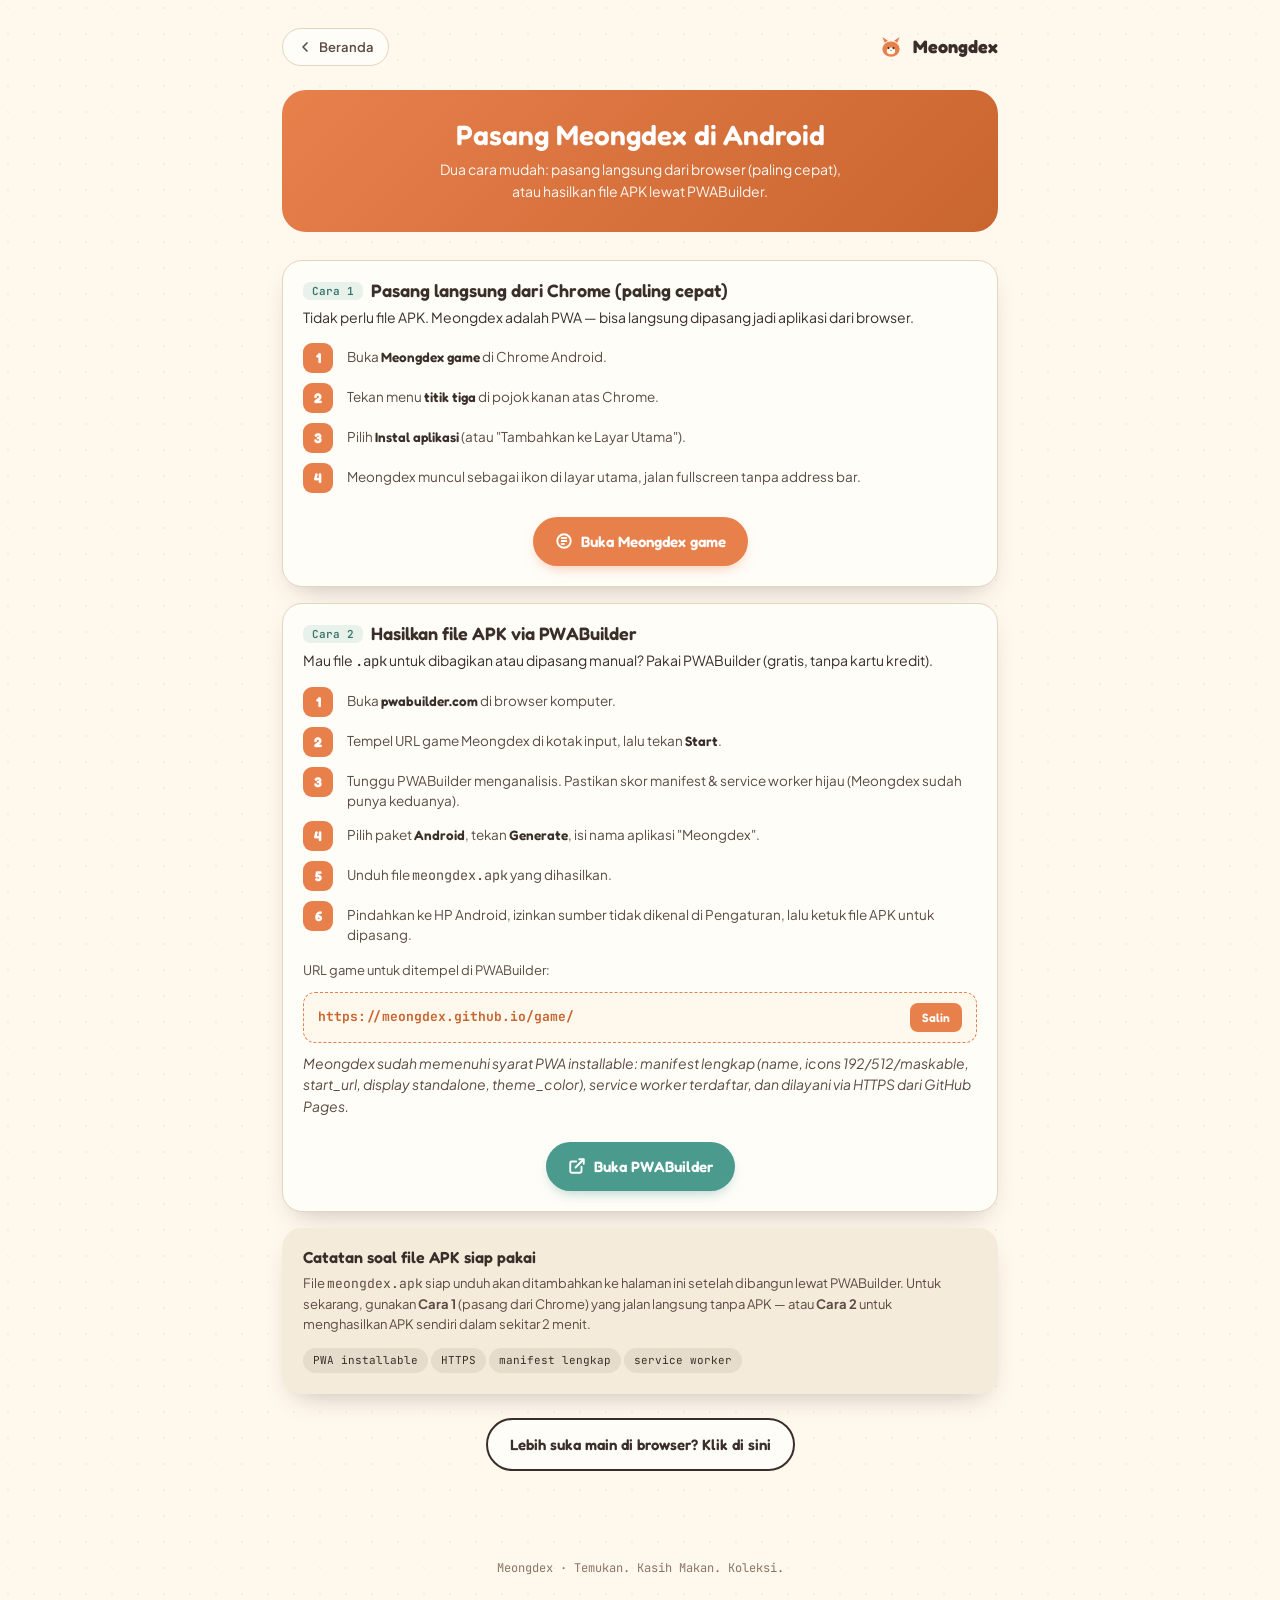
<file: downloads/install-apk.html>
<!DOCTYPE html>
<html lang="id">
<head>
<meta charset="UTF-8" />
<meta name="viewport" content="width=device-width, initial-scale=1.0, viewport-fit=cover" />
<meta name="theme-color" content="#FFF8ED" />
<title>Pasang Meongdex di Android — Meongdex</title>
<link rel="icon" type="image/png" href="../game/icons/favicon-32.png" />
<link rel="preconnect" href="https://fonts.googleapis.com" />
<link rel="preconnect" href="https://fonts.gstatic.com" crossorigin />
<link href="https://fonts.googleapis.com/css2?family=Fredoka:wght@500;600;700&family=Plus+Jakarta+Sans:wght@400;500;600;700&family=JetBrains+Mono:wght@500;700&display=swap" rel="stylesheet" />
<style>
  :root{--cream:#FFF8ED;--cream-deep:#F5EBDA;--paper:#FFFDF8;--terracotta:#E8804C;--terracotta-deep:#C9652F;--teal:#4A9B8E;--teal-deep:#357569;--charcoal:#3A2E2A;--gold:#D4AF37;--line:#E4D5BE;--text-soft:#5C4B44;--text-mute:#8a7566;--shadow:0 12px 28px -14px rgba(58,46,42,0.35);}
  *{box-sizing:border-box;margin:0;padding:0;}
  body{font-family:'Plus Jakarta Sans',system-ui,sans-serif;color:var(--charcoal);line-height:1.55;background:radial-gradient(circle at 8px 8px, rgba(58,46,42,0.05) 1.5px, transparent 1.5px) 0 0/26px 26px,var(--cream);-webkit-font-smoothing:antialiased;min-height:100dvh;}
  h1,h2,h3,h4{font-family:'Fredoka',sans-serif;font-weight:600;line-height:1.1;}
  .mono{font-family:'JetBrains Mono',monospace;}
  a{color:inherit;}
  .wrap{max-width:760px;margin:0 auto;padding:28px 22px 64px;}
  .topbar{display:flex;align-items:center;gap:12px;margin-bottom:24px;}
  .topbar a.back{display:inline-flex;align-items:center;gap:6px;font-size:13px;font-weight:600;color:var(--text-soft);text-decoration:none;background:var(--paper);border:1px solid var(--line);padding:8px 14px;border-radius:999px;}
  .topbar a.back:hover{color:var(--terracotta-deep);}
  .brand{display:flex;align-items:center;gap:8px;font-family:'Fredoka',sans-serif;font-weight:700;font-size:18px;margin-left:auto;}
  .brand svg{width:28px;height:28px;}
  .hero-small{background:linear-gradient(135deg,var(--terracotta) 0%,var(--terracotta-deep) 100%);color:#fff;border-radius:24px;padding:30px 24px;text-align:center;margin-bottom:28px;position:relative;overflow:hidden;}
  .hero-small h1{font-size:28px;margin-bottom:8px;}
  .hero-small p{font-size:14px;opacity:.95;max-width:420px;margin:0 auto;}
  .btn{display:inline-flex;align-items:center;justify-content:center;gap:8px;background:var(--terracotta);color:#fff;border:none;border-radius:999px;font-family:'Fredoka',sans-serif;font-weight:600;font-size:15px;padding:13px 22px;min-height:48px;text-decoration:none;cursor:pointer;box-shadow:0 6px 14px -6px rgba(232,128,76,0.55);}
  .btn:hover{background:var(--terracotta-deep);}
  .btn.secondary{background:var(--paper);color:var(--charcoal);border:2px solid var(--charcoal);box-shadow:none;}
  .btn.teal{background:var(--teal);box-shadow:0 6px 14px -6px rgba(74,155,142,0.55);}
  .btn .ico{width:18px;height:18px;}
  .card{background:var(--paper);border:1px solid var(--line);border-radius:20px;padding:20px;box-shadow:var(--shadow);margin-bottom:16px;}
  .card h3{font-size:18px;margin-bottom:6px;display:flex;align-items:center;gap:8px;}
  .card .tag{font-family:'JetBrains Mono',monospace;font-size:11px;color:var(--teal-deep);background:rgba(74,155,142,.12);padding:3px 9px;border-radius:7px;}
  .card p{font-size:14px;color:var(--text-soft);margin-bottom:12px;}
  .card .lead{font-size:14px;color:var(--charcoal);margin-bottom:14px;}
  .steps{display:flex;flex-direction:column;gap:10px;}
  .step{display:flex;gap:14px;align-items:flex-start;}
  .step .n{flex-shrink:0;width:30px;height:30px;border-radius:9px;background:var(--terracotta);color:#fff;display:grid;place-items:center;font-family:'Fredoka',sans-serif;font-weight:700;font-size:14px;}
  .step .tx{font-size:13.5px;color:var(--text-soft);line-height:1.5;padding-top:4px;}
  .step .tx b{color:var(--charcoal);font-family:'Fredoka',sans-serif;font-weight:600;}
  .urlbox{display:flex;align-items:center;gap:8px;background:var(--cream);border:1px dashed var(--terracotta);border-radius:12px;padding:10px 14px;margin:10px 0;}
  .urlbox .u{font-family:'JetBrains Mono',monospace;font-size:13px;font-weight:700;color:var(--terracotta-deep);flex:1;word-break:break-all;}
  .urlbox button{background:var(--terracotta);color:#fff;border:none;border-radius:8px;padding:7px 12px;font-family:'Fredoka',sans-serif;font-weight:600;font-size:12px;cursor:pointer;}
  .note{font-size:12px;color:var(--text-mute);font-style:italic;margin-top:10px;}
  .cta-final{text-align:center;margin-top:24px;display:flex;flex-direction:column;gap:10px;align-items:center;}
  footer{text-align:center;padding:24px;font-size:12px;color:var(--text-mute);font-family:'JetBrains Mono',monospace;}
  .pill{display:inline-flex;align-items:center;gap:6px;font-size:11px;font-family:'JetBrains Mono',monospace;background:rgba(58,46,42,0.08);padding:4px 10px;border-radius:999px;}
</style>
</head>
<body>
<div class="wrap">
  <div class="topbar">
    <a class="back" href="../index.html">
      <svg width="16" height="16" viewBox="0 0 24 24" fill="none" stroke="currentColor" stroke-width="2.5" stroke-linecap="round" stroke-linejoin="round"><path d="M15 18l-6-6 6-6"/></svg>
      Beranda
    </a>
    <span class="brand">
      <svg viewBox="0 0 200 200" xmlns="http://www.w3.org/2000/svg" aria-hidden="true">
        <path d="M55 70 L38 28 L78 56 Z" fill="#E8804C"/>
        <path d="M145 70 L162 28 L122 56 Z" fill="#E8804C"/>
        <ellipse cx="100" cy="115" rx="62" ry="55" fill="#E8804C"/>
        <ellipse cx="100" cy="128" rx="30" ry="24" fill="#FFF8ED"/>
        <circle cx="82" cy="108" r="7.5" fill="#3A2E2A"/>
        <circle cx="118" cy="108" r="7.5" fill="#3A2E2A"/>
        <path d="M94 124 q6 6 12 0" stroke="#3A2E2A" stroke-width="3" fill="none" stroke-linecap="round"/>
      </svg>
      Meongdex
    </span>
  </div>

  <div class="hero-small">
    <h1>Pasang Meongdex di Android</h1>
    <p>Dua cara mudah: pasang langsung dari browser (paling cepat), atau hasilkan file APK lewat PWABuilder.</p>
  </div>

  <!-- Cara 1: PWA install -->
  <div class="card">
    <h3><span class="tag">Cara 1</span> Pasang langsung dari Chrome (paling cepat)</h3>
    <p class="lead">Tidak perlu file APK. Meongdex adalah PWA — bisa langsung dipasang jadi aplikasi dari browser.</p>
    <div class="steps">
      <div class="step"><div class="n">1</div><div class="tx">Buka <b>Meongdex game</b> di Chrome Android.</div></div>
      <div class="step"><div class="n">2</div><div class="tx">Tekan menu <b>titik tiga</b> di pojok kanan atas Chrome.</div></div>
      <div class="step"><div class="n">3</div><div class="tx">Pilih <b>Instal aplikasi</b> (atau "Tambahkan ke Layar Utama").</div></div>
      <div class="step"><div class="n">4</div><div class="tx">Meongdex muncul sebagai ikon di layar utama, jalan fullscreen tanpa address bar.</div></div>
    </div>
    <div class="cta-final">
      <a class="btn" href="../game/index.html">
        <svg class="ico" viewBox="0 0 24 24" fill="none" stroke="#fff" stroke-width="2.5" stroke-linecap="round" stroke-linejoin="round"><circle cx="12" cy="12" r="9"/><path d="M9 8h6M9 12h6M9 16h3"/></svg>
        Buka Meongdex game
      </a>
    </div>
  </div>

  <!-- Cara 2: PWABuilder APK -->
  <div class="card">
    <h3><span class="tag">Cara 2</span> Hasilkan file APK via PWABuilder</h3>
    <p class="lead">Mau file <span class="mono">.apk</span> untuk dibagikan atau dipasang manual? Pakai PWABuilder (gratis, tanpa kartu kredit).</p>
    <div class="steps">
      <div class="step"><div class="n">1</div><div class="tx">Buka <b>pwabuilder.com</b> di browser komputer.</div></div>
      <div class="step"><div class="n">2</div><div class="tx">Tempel URL game Meongdex di kotak input, lalu tekan <b>Start</b>.</div></div>
      <div class="step"><div class="n">3</div><div class="tx">Tunggu PWABuilder menganalisis. Pastikan skor manifest &amp; service worker hijau (Meongdex sudah punya keduanya).</div></div>
      <div class="step"><div class="n">4</div><div class="tx">Pilih paket <b>Android</b>, tekan <b>Generate</b>, isi nama aplikasi "Meongdex".</div></div>
      <div class="step"><div class="n">5</div><div class="tx">Unduh file <span class="mono">meongdex.apk</span> yang dihasilkan.</div></div>
      <div class="step"><div class="n">6</div><div class="tx">Pindahkan ke HP Android, izinkan sumber tidak dikenal di Pengaturan, lalu ketuk file APK untuk dipasang.</div></div>
    </div>
    <p style="margin-top:14px;font-size:13px;color:var(--text-soft);">URL game untuk ditempel di PWABuilder:</p>
    <div class="urlbox">
      <span class="u" id="game-url">https://meongdex.github.io/game/</span>
      <button onclick="navigator.clipboard.writeText(document.getElementById('game-url').textContent).then(()=>this.textContent='Tersalin!')">Salin</button>
    </div>
    <p class="note">Meongdex sudah memenuhi syarat PWA installable: manifest lengkap (name, icons 192/512/maskable, start_url, display standalone, theme_color), service worker terdaftar, dan dilayani via HTTPS dari GitHub Pages.</p>
    <div class="cta-final">
      <a class="btn teal" href="https://www.pwabuilder.com" target="_blank" rel="noopener">
        <svg class="ico" viewBox="0 0 24 24" fill="none" stroke="#fff" stroke-width="2.5" stroke-linecap="round" stroke-linejoin="round"><path d="M18 13v6a2 2 0 0 1-2 2H5a2 2 0 0 1-2-2V8a2 2 0 0 1 2-2h6"/><path d="M15 3h6v6M10 14L21 3"/></svg>
        Buka PWABuilder
      </a>
    </div>
  </div>

  <!-- Catatan -->
  <div class="card" style="background:var(--cream-deep);border-color:transparent;">
    <h3 style="font-size:16px;">Catatan soal file APK siap pakai</h3>
    <p style="font-size:13px;">File <span class="mono">meongdex.apk</span> siap unduh akan ditambahkan ke halaman ini setelah dibangun lewat PWABuilder. Untuk sekarang, gunakan <b>Cara 1</b> (pasang dari Chrome) yang jalan langsung tanpa APK — atau <b>Cara 2</b> untuk menghasilkan APK sendiri dalam sekitar 2 menit.</p>
    <div style="margin-top:10px;"><span class="pill">PWA installable</span> <span class="pill">HTTPS</span> <span class="pill">manifest lengkap</span> <span class="pill">service worker</span></div>
  </div>

  <div class="cta-final">
    <a class="btn secondary" href="../game/index.html">Lebih suka main di browser? Klik di sini</a>
  </div>
</div>

<footer>Meongdex · Temukan. Kasih Makan. Koleksi.</footer>
</body>
</html>
</file>
